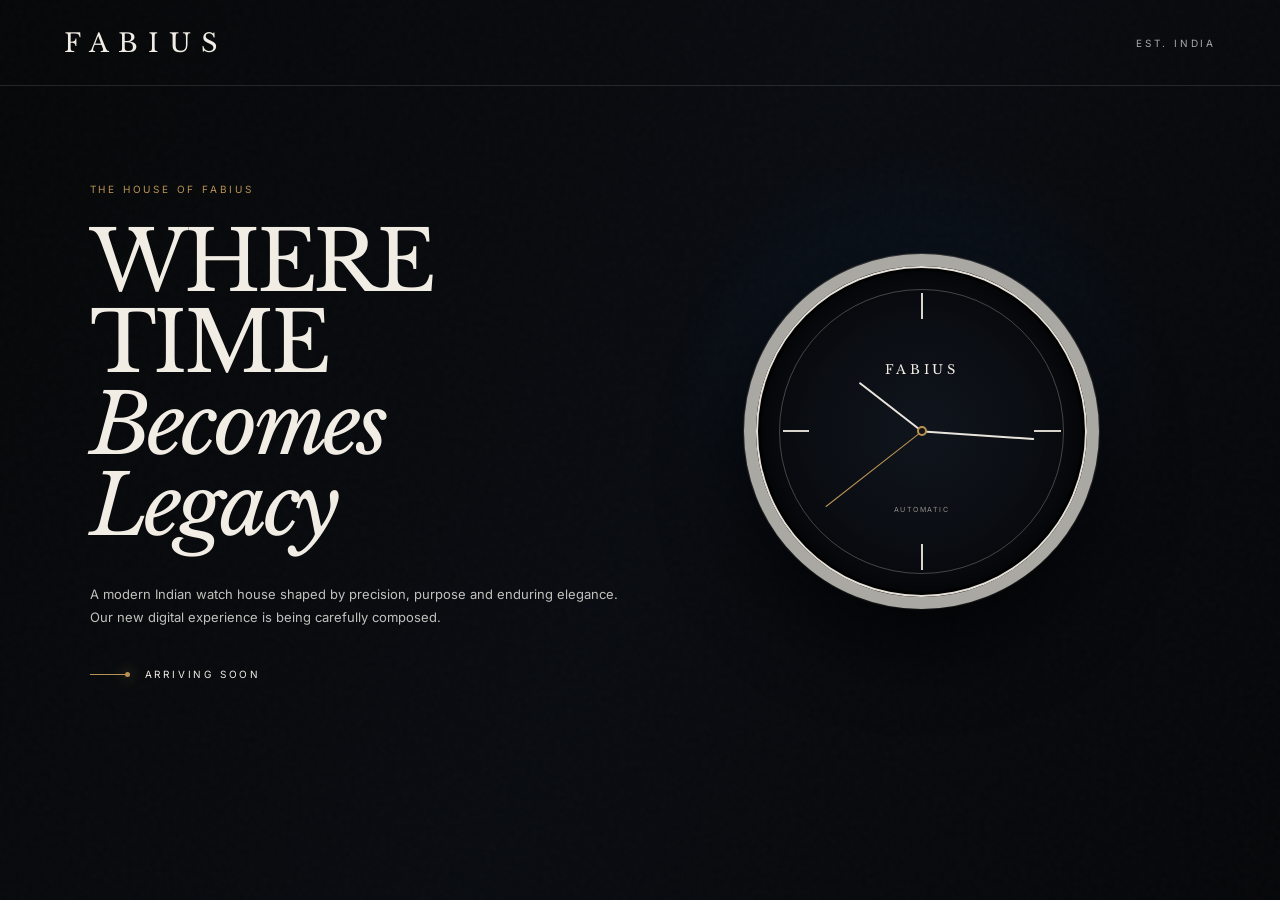
<file: coming-soon/index.html>
<!doctype html>
<html lang="en">

<head>
  <!-- Google Tag Manager -->
  <script>(function(w,d,s,l,i){w[l]=w[l]||[];w[l].push({'gtm.start':new Date().getTime(),event:'gtm.js'});var f=d.getElementsByTagName(s)[0],j=d.createElement(s),dl=l!='dataLayer'?'&l='+l:'';j.async=true;j.src='https://www.googletagmanager.com/gtm.js?id='+i+dl;f.parentNode.insertBefore(j,f);})(window,document,'script','dataLayer','GTM-KWKXW7HG');</script>
  <!-- End Google Tag Manager -->
  <meta charset="utf-8">
  <meta name="viewport" content="width=device-width, initial-scale=1">
  <meta name="description" content="FABIUS — where time becomes legacy. The new digital house is arriving soon.">
  <meta name="theme-color" content="#07080a">
  <title>FABIUS — Coming Soon</title>
  <link rel="preconnect" href="https://fonts.googleapis.com">
  <link rel="preconnect" href="https://fonts.gstatic.com" crossorigin>
  <link
    href="https://fonts.googleapis.com/css2?family=Inter:wght@300;400;500&family=Libre+Baskerville:ital,wght@0,400;1,400&display=swap"
    rel="stylesheet">
  <link rel="stylesheet" href="styles.css">
</head>

<body class="launch-page">
  <!-- Google Tag Manager (noscript) -->
  <noscript><iframe src="https://www.googletagmanager.com/ns.html?id=GTM-KWKXW7HG" height="0" width="0" style="display:none;visibility:hidden"></iframe></noscript>
  <!-- End Google Tag Manager (noscript) -->
  <div class="ambient" aria-hidden="true"></div>
  <header class="launch-header">
    <a class="launch-wordmark" href="./" aria-label="Fabius coming soon">FABIUS</a>
    <span>Est. India</span>
  </header>

  <main class="launch-main">
    <section class="launch-copy" aria-labelledby="launch-title">
      <span class="eyebrow">The House of FABIUS</span>
      <h1 id="launch-title">Where Time<br><em>Becomes Legacy</em></h1>
      <p>A modern Indian watch house shaped by precision, purpose and enduring elegance. Our new digital experience is
        being carefully composed.</p>
      <div class="launch-status"><i></i><strong>Arriving Soon</strong></div>
    </section>

    <div class="timepiece">
      <div class="timepiece-aura"></div>
      <div class="timepiece-case" role="img" aria-label="Indian Standard Time clock">
        <span class="marker marker-12"></span><span class="marker marker-3"></span><span
          class="marker marker-6"></span><span class="marker marker-9"></span>
        <span class="timepiece-name">FABIUS</span>
        <span class="hand hand-hour"></span><span class="hand hand-minute"></span><span
          class="hand hand-second"></span><i class="pin"></i>
        <small>Automatic</small>
      </div>
    </div>
  </main>

  <script src="script.js"></script>
</body>

</html>
</file>
<file: coming-soon/styles.css>
:root{--ink:#07080a;--ivory:#f1ede5;--muted:#aaa7a1;--gold:#ba9354;--blue:#0c2848;--serif:"Libre Baskerville",Georgia,serif;--sans:Inter,Arial,sans-serif}*{box-sizing:border-box}html,body{min-height:100%;margin:0}body{position:relative;overflow:hidden;background:var(--ink);color:var(--ivory);font-family:var(--sans)}a{color:inherit;text-decoration:none}.ambient{position:fixed;inset:0;pointer-events:none;background:radial-gradient(circle at var(--light-x,72%) var(--light-y,44%),rgba(26,72,123,.23),transparent 24%),radial-gradient(circle at 73% 48%,rgba(186,147,84,.08),transparent 18%),linear-gradient(115deg,#050607 0,#080b10 52%,#050608 100%);transition:background-position .2s}.ambient:after{content:"";position:absolute;inset:0;opacity:.2;background-image:url("data:image/svg+xml,%3Csvg viewBox='0 0 180 180' xmlns='http://www.w3.org/2000/svg'%3E%3Cfilter id='n'%3E%3CfeTurbulence type='fractalNoise' baseFrequency='.85' numOctaves='3' stitchTiles='stitch'/%3E%3C/filter%3E%3Crect width='100%25' height='100%25' filter='url(%23n)' opacity='.12'/%3E%3C/svg%3E")}.launch-header{position:relative;z-index:5;height:86px;display:flex;align-items:center;justify-content:space-between;padding:0 clamp(25px,5vw,88px);border-bottom:1px solid rgba(255,255,255,.12)}.launch-wordmark{font:400 clamp(21px,2vw,29px) var(--serif);letter-spacing:.38em}.launch-header>span,.eyebrow,.launch-footer,.launch-status{text-transform:uppercase;letter-spacing:.28em;font-size:10px}.launch-header>span{color:#aaa}.launch-main{position:relative;z-index:2;display:grid;grid-template-columns:1fr 1fr;align-items:center;min-height:calc(100svh - 154px);padding:35px clamp(25px,7vw,135px) 90px}.launch-copy{position:relative;z-index:3;max-width:760px;animation:arrive .9s cubic-bezier(.22,.61,.36,1) both}.eyebrow{display:block;color:var(--gold);margin-bottom:26px}.launch-copy h1,.error-copy h1{font:400 clamp(48px,6.5vw,112px)/.98 var(--serif);letter-spacing:-.045em;text-transform:uppercase;margin:0}.launch-copy h1 em,.error-copy h1 em{font-weight:400;text-transform:none}.launch-copy p,.error-copy p{max-width:590px;margin:36px 0 0;color:#c3c1bd;font-size:clamp(13px,1vw,16px);line-height:1.75}.launch-status{display:flex;align-items:center;gap:15px;margin-top:40px}.launch-status i{position:relative;width:40px;height:1px;background:var(--gold)}.launch-status i:after{content:"";position:absolute;right:0;top:-2px;width:5px;height:5px;border-radius:50%;background:var(--gold);box-shadow:0 0 14px var(--gold);animation:pulse 1.8s ease-in-out infinite}.launch-status strong{font-weight:400}.timepiece{position:relative;display:grid;place-items:center;width:min(42vw,620px);aspect-ratio:1;margin-left:auto;animation:arrive 1.1s .15s cubic-bezier(.22,.61,.36,1) both}.timepiece-aura{position:absolute;width:82%;height:82%;border-radius:50%;background:radial-gradient(circle,rgba(23,62,107,.27),rgba(6,15,27,.08) 55%,transparent 70%);filter:blur(12px)}.timepiece-case{position:relative;width:66%;height:66%;border:clamp(7px,1vw,14px) solid #aaa8a2;border-radius:50%;background:radial-gradient(circle,#10151d 0,#080a0e 68%,#020304 69%);box-shadow:inset 0 0 0 2px #e5e0d7,inset 0 0 35px #000,0 35px 80px #000c,0 0 0 1px #373737}.timepiece-case:before{content:"";position:absolute;inset:7%;border:1px solid rgba(255,255,255,.24);border-radius:50%}.marker{position:absolute;background:#d8d4cb}.marker-12,.marker-6{left:50%;width:2px;height:8%;transform:translateX(-50%)}.marker-12{top:8%}.marker-6{bottom:8%}.marker-3,.marker-9{top:50%;width:8%;height:2px;transform:translateY(-50%)}.marker-3{right:8%}.marker-9{left:8%}.timepiece-name{position:absolute;top:29%;left:0;right:0;text-align:center;font:400 clamp(8px,1vw,13px) var(--serif);letter-spacing:.28em}.timepiece-case small{position:absolute;left:0;right:0;bottom:25%;text-align:center;color:#918e88;text-transform:uppercase;letter-spacing:.22em;font-size:7px}.hand{position:absolute;left:50%;bottom:50%;width:2px;background:#e9e5dd;transform-origin:50% 100%;border-radius:4px}.hand-hour{height:24%;transform:translateX(-50%) rotate(38deg)}.hand-minute{height:34%;transform:translateX(-50%) rotate(214deg)}.hand-second{height:37%;width:1px;background:var(--gold);transform:translateX(-50%) rotate(285deg);animation:seconds 60s steps(60,end) infinite}.pin{position:absolute;left:50%;top:50%;width:10px;height:10px;border:2px solid var(--gold);border-radius:50%;background:#151515;transform:translate(-50%,-50%)}.launch-footer{position:absolute;z-index:4;left:clamp(25px,5vw,88px);right:clamp(25px,5vw,88px);bottom:30px;display:flex;justify-content:space-between;color:#777}.launch-marque{position:absolute;z-index:1;left:1%;right:0;bottom:-.17em;color:#0b0e13;font:500 clamp(120px,22vw,390px)/.72 var(--sans);letter-spacing:.08em;white-space:nowrap;pointer-events:none;user-select:none}.error-main{position:relative;z-index:2;display:grid;grid-template-columns:.8fr 1.2fr;align-items:center;min-height:calc(100svh - 86px);padding:50px clamp(25px,7vw,135px) 130px}.error-code{font:400 clamp(150px,27vw,500px)/.8 var(--serif);color:transparent;-webkit-text-stroke:1px rgba(255,255,255,.2);letter-spacing:-.1em;transform:translateX(-5%)}.error-copy{position:relative;z-index:2;max-width:850px}.error-copy h1{font-size:clamp(46px,5vw,88px)}.return-link{display:inline-flex;align-items:center;justify-content:space-between;width:250px;height:58px;margin-top:40px;padding:0 22px;border:1px solid rgba(255,255,255,.38);text-transform:uppercase;letter-spacing:.2em;font-size:9px;transition:.3s}.return-link i{font:normal 23px Arial;transition:transform .3s}.return-link:hover{background:var(--ivory);color:var(--ink)}.return-link:hover i{transform:translateX(6px)}@keyframes arrive{from{opacity:0;transform:translateY(28px)}to{opacity:1;transform:none}}@keyframes seconds{to{transform:translateX(-50%) rotate(645deg)}}@keyframes pulse{50%{opacity:.35;box-shadow:0 0 4px var(--gold)}}
@media(max-width:850px){body{overflow:auto}.launch-main{grid-template-columns:1fr;min-height:auto;padding-top:85px;padding-bottom:190px}.launch-copy{text-align:center;margin:auto}.launch-copy p{margin-left:auto;margin-right:auto}.launch-status{justify-content:center}.timepiece{width:min(76vw,520px);margin:70px auto 0}.launch-footer{position:relative;left:auto;right:auto;bottom:auto;flex-wrap:wrap;justify-content:center;gap:18px 35px;padding:0 25px 45px;text-align:center}.launch-marque{position:fixed}.error-main{grid-template-columns:1fr;min-height:calc(100svh - 86px);padding-bottom:150px;text-align:center}.error-code{position:absolute;inset:50% auto auto 50%;font-size:65vw;opacity:.42;transform:translate(-53%,-50%)}.error-copy{margin:auto}.error-copy p{margin-left:auto;margin-right:auto}.return-link{justify-content:space-between}}
@media(max-width:520px){.launch-header{height:72px}.launch-header>span{display:none}.launch-wordmark{font-size:18px}.launch-main{padding:70px 22px 150px}.launch-copy h1,.error-copy h1{font-size:42px}.launch-copy p,.error-copy p{font-size:13px}.timepiece{width:85vw;margin-top:55px}.launch-footer{font-size:8px;line-height:1.6}.error-main{min-height:calc(100svh - 72px);padding:55px 22px 125px}.error-copy .eyebrow{margin-bottom:20px}.return-link{width:100%;max-width:270px}}
.timepiece-case.is-live .hand-second{animation:none;transition:none}
@media(prefers-reduced-motion:reduce){.launch-copy,.timepiece{animation:none}.hand-second,.launch-status i:after{animation:none}.ambient{transition:none}.timepiece-case.is-live .hand-second{transition:none}}

/* Keep the closing statements and oversized wordmark in the document flow. */
body{overflow-x:hidden;overflow-y:auto}
.launch-footer{position:relative;left:auto;right:auto;bottom:auto;margin:-60px clamp(25px,5vw,88px) 32px;min-height:32px}
.launch-marque{bottom:10px;color:#0b1420;line-height:.82}
@media(max-width:850px){.launch-footer{margin:0;padding-bottom:55px}.launch-marque{position:absolute;bottom:8px}}
</file>
